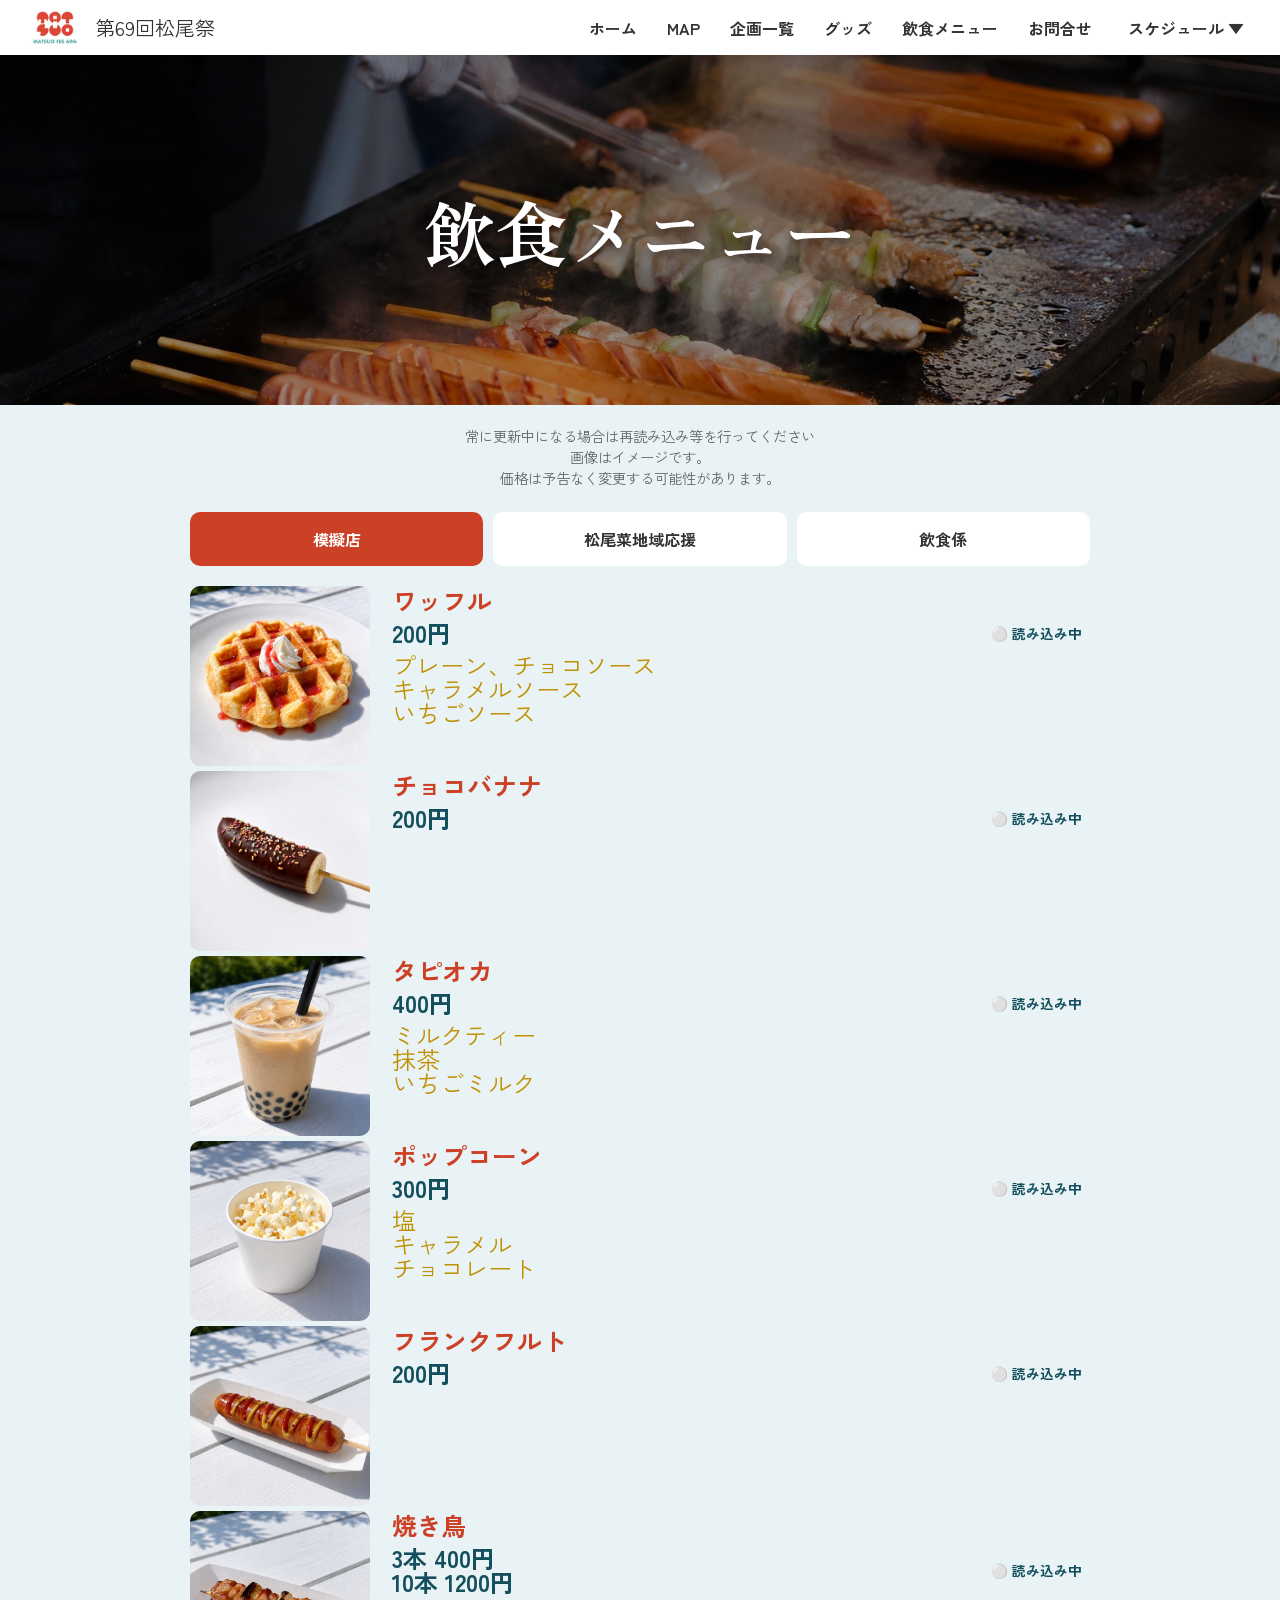
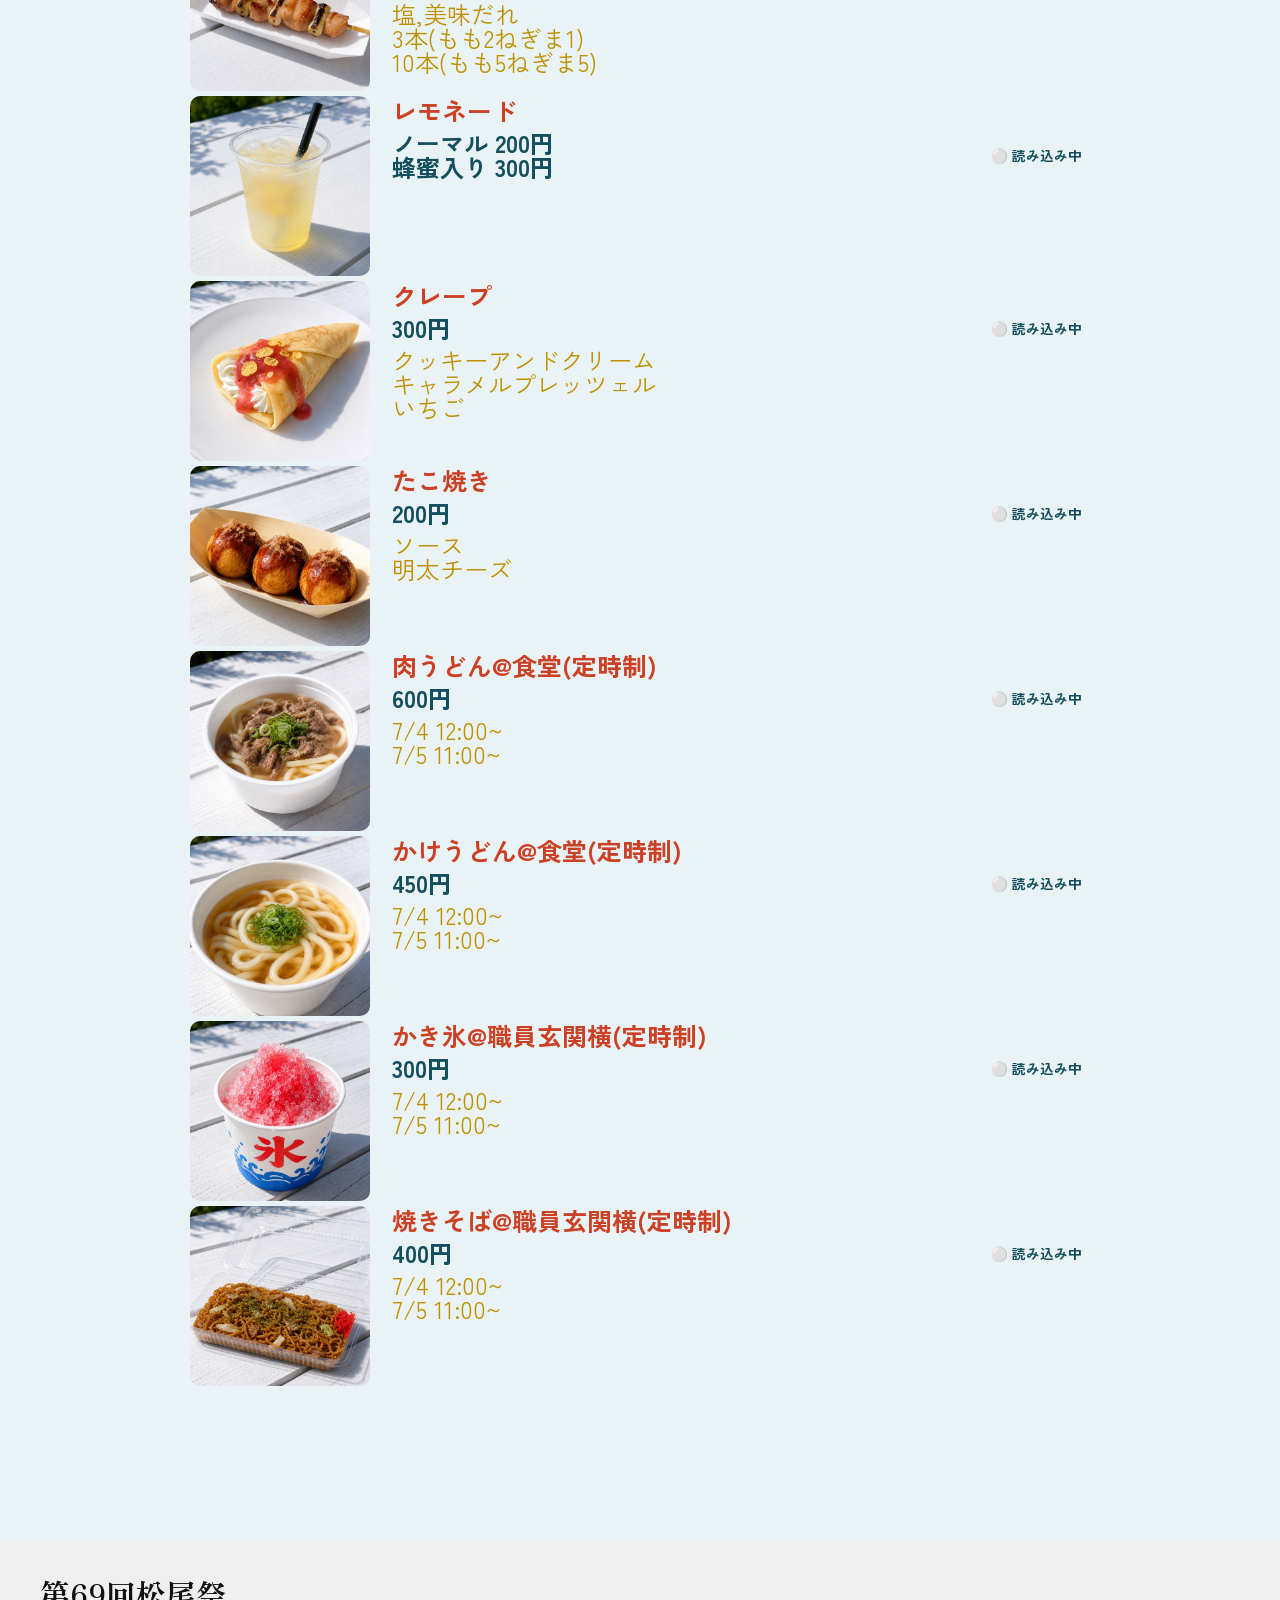
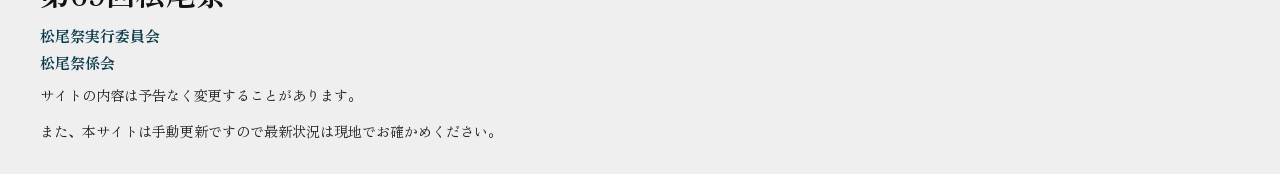
<file: index.html>
<!-- ========================= -->
<!-- index.html -->
<!-- ========================= -->

<!DOCTYPE html>
<html lang="ja">

<head>

  <meta charset="UTF-8">

  <!-- スマホ対応 -->
  <meta
    name="viewport"
    content="width=device-width, initial-scale=1.0"
  >

  <!-- Google Font -->
  <link
    rel="preconnect"
    href="https://fonts.googleapis.com"
  >

  <link
    rel="preconnect"
    href="https://fonts.gstatic.com"
    crossorigin
  >

  <link
    href="https://fonts.googleapis.com/css2?family=Zen+Kaku+Gothic+New:wght@400;700&display=swap"
    rel="stylesheet"
  >

  <link
    href="https://fonts.googleapis.com/css2?family=Zen+Old+Mincho:wght@400;700&display=swap"
    rel="stylesheet"
  >

  <!-- CSS -->
  <link
    rel="stylesheet"
    href="style.css"
  >

  <link
    rel="icon"
    href="images/IMG_0439.JPG"
  >

  <title>
    第69回松尾祭-飲食メニュー
  </title>

</head>

<body>

  <!-- ========================= -->
  <!-- ヘッダー -->
  <!-- ========================= -->

  <header class="site-header">

    <!-- 左側 -->
    <div class="header-left">

      <!-- ハンバーガー -->
      <button id="menu-button">

        ☰

      </button>

      <!-- ロゴ -->
      <img
        src="images/IMG_0387.JPG"
        alt="ロゴ"
        class="header-logo"
      >

      <!-- タイトル -->
      <div class="header-title">

        第69回松尾祭

      </div>

    </div>

    <!-- メニュー -->
    <nav
      class="header-nav"
      id="header-nav"
    >

      <!-- ホーム -->
      <a href="https://sites.google.com/view/matsuofes69/%E3%83%9B%E3%83%BC%E3%83%A0?authuser=2">

        ホーム

      </a>

      <!-- MAP -->
      <a href="https://sites.google.com/view/matsuofes69/map?authuser=2">

        MAP

      </a>

      <!-- 企画一覧 -->
      <a href="https://shikipon11.github.io/matsuo-festival-project/">

        企画一覧

      </a>

      <!-- グッズ -->
      <a href="https://sites.google.com/view/matsuofes69/%E3%82%B0%E3%83%83%E3%82%BA?authuser=2">

        グッズ

      </a>

      <!-- 飲食メニュー -->
      <a href="index.html">

        飲食メニュー

      </a>

      <!-- お問合せ -->
      <a href="https://sites.google.com/view/matsuofes69/%E3%81%8A%E5%95%8F%E5%90%88%E3%81%9B?authuser=2">

        お問合せ

      </a>

      <!-- スケジュール -->
      <div class="dropdown">

        <!-- ボタン -->
        <button
          id="schedule-toggle"
          class="dropdown-button"
        >

          スケジュール ▼

        </button>

        <!-- 開閉メニュー -->
        <div id="schedule-dropdown">

          <a href="https://sites.google.com/view/matsuofes69/%E3%82%B9%E3%82%B1%E3%82%B8%E3%83%A5%E3%83%BC%E3%83%AB/%E7%94%9F%E5%BE%92%E3%81%AE%E6%96%B9%E3%81%AF%E3%81%93%E3%81%A1%E3%82%89?authuser=2">

            生徒の方はこちら

          </a>

          <a href="https://sites.google.com/view/matsuofes69/%E3%82%B9%E3%82%B1%E3%82%B8%E3%83%A5%E3%83%BC%E3%83%AB/%E4%B8%80%E8%88%AC%E3%81%AE%E6%96%B9%E3%81%AF%E3%81%93%E3%81%A1%E3%82%89?authuser=2">

            一般の方はこちら

          </a>

        </div>

      </div>

    </nav>

  </header>

  <!-- ========================= -->
  <!-- ヒーロー -->
  <!-- ========================= -->

  <section class="hero">

    <!-- オーバーレイ -->
    <div class="hero-overlay">

      <!-- タイトル -->
      <h1
        class="hero-title"
        id="hero-title"
      >

        飲食メニュー

      </h1>

    </div>

  </section>

  <p id="caution-statement">
    常に更新中になる場合は再読み込み等を行ってください<br>画像はイメージです。<br>価格は予告なく変更する可能性があります。
  </p>

  <div id="last-update"></div>

  <!-- ========================= -->
  <!-- ページ全体 -->
  <!-- ========================= -->

  <div class="container">

    <!-- ========================= -->
    <!-- 切り替えボタン -->
    <!-- ========================= -->

    <div class="top-buttons">

      <!-- 模擬店 -->
      <button
        class="tab-button active"
        data-tab="number"
      >

        模擬店

      </button>

      <!-- 松尾祭地域応援 -->
      <button
        class="tab-button"
        data-tab="category"
      >

        松尾菜地域応援

      </button>

      <!-- 飲食係 -->
      <button
        class="tab-button"
        data-tab="place"
      >

        飲食係

      </button>

    </div>

    <!-- 地域応援サブタブ -->
    <div
      id="food-subtabs"
      class="subtabs hidden"
    >

      <button
        class="subtab-button active"
        data-category="農産物"
      >

        農産物

      </button>

      <button
        class="subtab-button"
        data-category="加工品"
      >

        加工品

      </button>

      <button
        class="subtab-button"
        data-category="軽食"
      >

        軽食

      </button>

    </div>

    <!-- 飲食係サブタブ -->
    <div
      id="support-subtabs"
      class="subtabs hidden"
    >

      <button
        class="subtab-button active"
        data-category="玉喜屋"
      >

        玉喜屋

      </button>

      <button
        class="subtab-button"
        data-category="ダーチャ"
      >

        ダーチャ

      </button>

      <button
        class="subtab-button"
        data-category="協和食品"
      >

        協和食品

      </button>

    </div>

    <!-- ========================= -->
    <!-- 表示エリア -->
    <!-- ========================= -->

    <div id="content-area"></div>

  </div>

  <!-- JavaScript -->
  <script src="script.js"></script>

  <!-- ========================= -->
  <!-- フッター -->
  <!-- ========================= -->

  <footer class="site-footer">

    <!-- タイトル -->
    <h2 class="footer-title">

      第69回松尾祭

    </h2>

    <p class="footer-text">

      松尾祭実行委員会

    </p>

    <p class="footer-text">

      松尾祭係会

    </p>

    <!-- 注意 -->
    <p class="footer-note">

      サイトの内容は予告なく変更することがあります。

    </p>

    <p class="footer-note">

      また、本サイトは手動更新ですので最新状況は現地でお確かめください。

    </p>

  </footer>

</body>

</html>
</file>
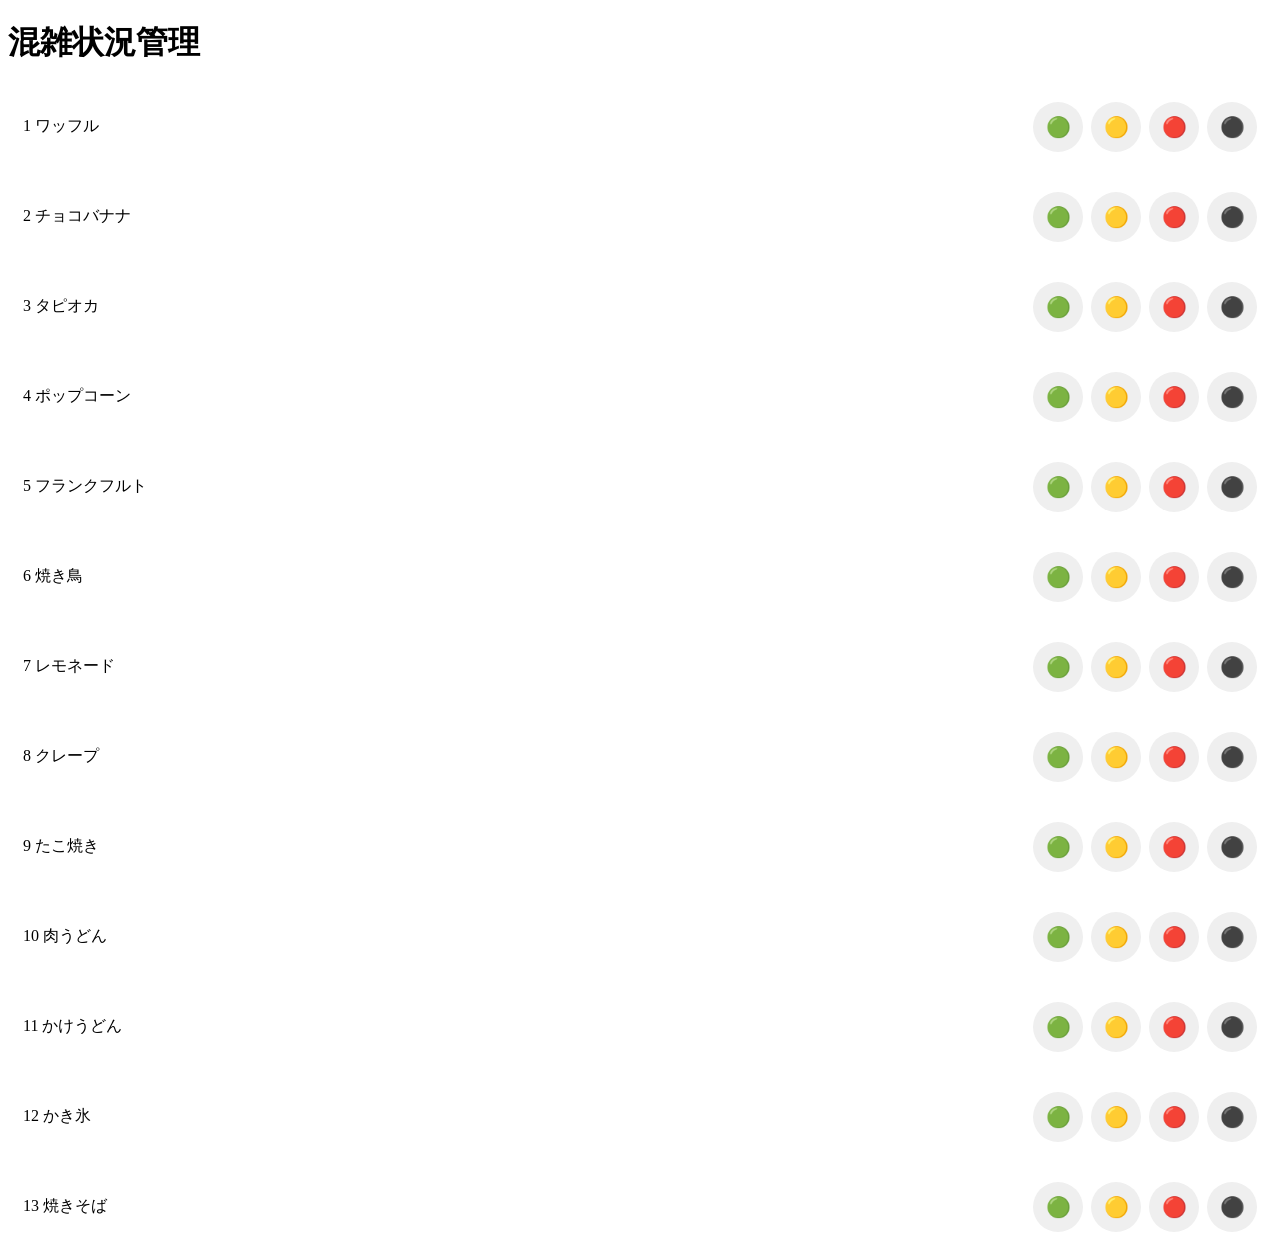
<file: admin.html>
<!DOCTYPE html>

<html lang="ja">
<head>
<meta charset="UTF-8">
<meta name="viewport" content="width=device-width,initial-scale=1">
<link rel="stylesheet" href="admin.css">
<title>模擬店混雑管理</title>
</head>

<body>

<div class="container">

<h1>混雑状況管理</h1>

<div id="products-list"></div>

</div>

<script src="admin.js"></script>

</body>
</html>
</file>
<file: style.css>
/* ========================= */
/* style.css */
/* ========================= */
/* 全体設定 */
body {

  margin: 0;

  background-color: #e9f3f5;

  color: #333333;

  font-family:
    "Zen Kaku Gothic New",
    sans-serif;
}

/* ========================= */
/* ヘッダー */
/* ========================= */

.site-header {

  height: 55px;

  background-color: white;

  display: flex;

  justify-content: space-between;

  align-items: center;

  padding: 0 30px;

  box-sizing: border-box;

  position: sticky;

  top: 0;

  z-index: 100;

  box-shadow:
    0 2px 10px rgba(0, 0, 0, 0.1);
}

/* 左側 */
.header-left {

  display: flex;

  align-items: center;

  gap: 15px;
}

/* ロゴ */
.header-logo {

  width: 50px;

  height: 50px;

  object-fit: contain;
}

.header-title {

  font-size: 20px;
}

/* メニュー */
.header-nav {

  display: flex;

  align-items: center;

  gap: 30px;
}

/* メニューリンク */
.header-nav a {

  text-decoration: none;

  color: #333333;

  font-weight: bold;

  transition: 0.2s;
}

/* ホバー */
.header-nav a:hover {

  color: #d75c37;
}

/* ========================= */
/* ハンバーガー */
/* ========================= */

/* ボタン */
#menu-button {

  display: none;

  background: none;

  border: none;

  font-size: 32px;

  color: #333333;

  cursor: pointer;

  appearance: none;

  -webkit-appearance: none;
}

/* ========================= */
/* スケジュール */
/* ========================= */

.dropdown {

  position: relative;
}

/* ボタン */
.dropdown-button {

  background: none;

  border: none;

  font-size: 16px;

  font-weight: bold;

  color: #333333;

  cursor: pointer;

  font-family:
    "Zen Kaku Gothic New",
    sans-serif;
}

/* ドロップダウン */
#schedule-dropdown {

  display: none;

  position: absolute;

  top: 40px;

  left: 0;

  background-color: white;

  border-radius: 10px;

  overflow: hidden;

  min-width: 220px;

  box-shadow:
    0 4px 10px rgba(0, 0, 0, 0.15);

  z-index: 999;
}

/* 開いた状態 */
#schedule-dropdown.open {

  display: block;
}

/* 中のリンク */
#schedule-dropdown a {

  display: block;

  padding: 12px 16px;

  text-decoration: none;

  color: #333333;
}

/* ホバー */
#schedule-dropdown a:hover {

  background-color: #f3f3f3;

  color: #d75c37;
}

/* ========================= */
/* ヒーロー */
/* ========================= */

.hero {

  width: 100%;

  height: 350px;

  background-image: url("images/IMG_0495.JPG");

  background-size: cover;

  background-position: center;

  background-repeat: no-repeat;

  position: relative;

  overflow: hidden;
}

/* オーバーレイ */
.hero-overlay {

  width: 100%;

  height: 100%;

  background-color:
    rgba(0, 0, 0, 0.35);

  display: flex;

  justify-content: center;

  align-items: center;
}

.hero-title {

  color: white;

  font-size: 72px;

  margin: 0;

  text-shadow:
    0 4px 10px rgba(0, 0, 0, 0.5);

  font-family:
    "Zen Old Mincho",
    serif;
}
#caution-statement {
  text-align: center;
  margin-top: 20px ;
  font-size: 0.9rem;
  color: #666;
}
/* ========================= */
/* コンテナ */
/* ========================= */
.container {

  max-width: 900px;

  margin: auto;

  padding: 10px;

  padding-bottom: 80px;

  color: #134f5c;

}

h1 {

  text-align: center;

  margin-bottom: 30px;
}
#last-update {
  text-align: right;
  margin: 12px 16px;
  font-size: 0.9rem;
  color: #666;
}
/* ========================= */
/* 上部ボタン */
/* ========================= */

.top-buttons {

  display: flex;

  gap: 10px;

  margin-bottom: 20px;
}

/* ボタン */
.tab-button {

  flex: 1;

  padding: 15px;

  border: none;

  border-radius: 10px;

  background-color: white;

  font-size: 16px;

  cursor: pointer;

  transition: 0.2s;

  color: #333333;

  font-weight: bold;

  font-family:
    "Zen Kaku Gothic New",
    sans-serif;

  appearance: none;

  -webkit-appearance: none;
}

/* ホバー */
.tab-button:hover {

  background-color: #f0d2c8;
}

/* 選択中 */
.tab-button.active {

  background-color: #cc4125;

  color: white;
}

.product-container {
  display: flex;
  gap: 20px;
  align-items: flex-start;
}

.product-info {
  display: flex;
  flex-direction: column;
  flex: 1;
  gap:4px;
}

.product-name {
  color:#cc4125;
  font-size: 25px;
  font-weight: bold;
   margin: 2px;
}

.product-price {
  font-weight: bold;
  font-size: 24px;
  margin:2px
}
.product-description {
  font-size: 24px;
  color: #BF9000;
  margin:2px;
}
.product-name,
.product-price,
.product-description {
  padding: 0;
  line-height: 1;
}
.product-image img {
  width: 180px;
  height: 180px;
  object-fit: cover;
  border-radius: 10px;
}
.subtabs {
  display:flex;
  gap:8px;
  margin:15px 0;
  flex-wrap:wrap;
  justify-content:center;
  color:black;
}

.hidden {
  display:none;
}
.subtab-button {
  padding:16px 32px;
  font-size:1.1rem;
  font-weight:600;

  min-width:140px;
  min-height:56px;

  border:none;
  border-radius:16px;

  background:#fff;
  box-shadow:0 4px 10px rgba(0,0,0,.12);

  cursor:pointer;
  color:black;
  transition:
    transform .15s,
    box-shadow .15s;
}

/* ホバー */
.subtab-button:hover {
  transform:translateY(-2px);
}

/* 押してる瞬間 */
.subtab-button:active {
  transform:translateY(2px);
  box-shadow:0 1px 3px rgba(0,0,0,.15);
}
.subtab-button.active {
  transform:translateY(2px);
  box-shadow:0 1px 3px rgba(0,0,0,.15);

  background:#cc4125;
  color:white;
}
.food-status-box {
  margin: 16px;
  padding: 12px;
  border-radius: 12px;
  text-align: center;
  font-size: 18px;
  font-weight: bold;
  gap:4px;
}
/* ========================= */
/* ========================= */
.project-congestion {
  padding:4px 8px;
  border-radius:999px;
  font-size:0.85rem;
  font-weight:bold;
}

.status-empty {
  color:#166534;
  background:#dcfce7;
}

.status-normal {
  color:#854d0e;
  background:#fef9c3;
}

.status-busy {
  color:#991b1b;
  background:#fee2e2;
}

.status-limit {
  color:#111827;
  background:#e5e7eb;
}

/* ホバー */
.product-top-row {
  display:flex;
  justify-content:space-between;
  align-items:center;
  gap:8px;
}

/* ========================= */
/* フッター */
/* ========================= */
.site-footer {

  background-color: #efefef;

  padding: 30px 40px;

  margin-top: 70px;


  font-family:
    "Zen Old Mincho",
    serif;
}

.footer-title {

  margin: 0 0 10px;

  font-size: 30px;

  font-weight: bold;

  color: #111111;
}

/* 実行委員会など */
.footer-text {

  margin: 6px 0;

  font-size: 15px;

  font-weight: bold;

  color: #0b3b4a;
}

/* 注意文 */
.footer-note {

  margin: 10px 0 0;

  font-size: 14px;

  color: #222222;

  line-height: 1.8;
}


/* ========================= */
/* スマホ対応 */
/* ========================= */

@media screen and (max-width: 768px) {

  /* ヘッダー */
  .site-header {

    padding: 15px 20px;
  }

  /* ハンバーガー */
  #menu-button {

    display: block;

    position: relative;

    z-index: 1000;

    margin-right: 5px;
  }

  /* ナビ */
  .header-nav {

    position: fixed;

    align-items: flex-start;
    
    top: 0;

    left: -260px;

    width: 240px;

    height: 100vh;

    background-color: white;

    display: flex;

    flex-direction: column;

    gap: 20px;

    padding: 100px 20px 20px;

    box-sizing: border-box;

    box-shadow:
      2px 0 10px rgba(0, 0, 0, 0.15);

    transition: 0.3s;

    z-index: 999;
  }

  .header-nav a,.dropdown-button {
    width: 100%;
    text-align: left;
  }

  
  .dropdown-button {
    display: block;
    width: 100%;
    text-align: left;
    padding: 0;
  }
  
    .header-nav.open {

    left: 0;
  }

    .header-title {

    display: none;
  }

  /* ヒーロー */
  .hero {

    height: 220px;
  }

    .hero-title {

    font-size: 42px;
  }

  .site-footer {

    padding: 25px 20px;
  }

  .footer-title {

    font-size: 18px;
  }

  .footer-text,
  .footer-note {

    font-size: 13px;

  }
  
  .product-info {
    gap: 1px;
  }
.product-image img{
    width:120px;
    height:120px;
  }
    .subtabs {
    display:flex;
    flex-wrap:nowrap;
    gap:6px;
  }
   .hidden {
  display:none;
  }
  
  .subtab-button {
    flex:1;
    min-width:0;

    padding:12px 4px;
    font-size:0.9rem;

    min-height:48px;
  }
  .product-name {
  font-size: 22px;
}

.product-price {
    font-size:18px;
  }
.product-description {
  font-size: 18px;
}
}
/* ========================= */
/* 隠し演出 */
/* ========================= */

.hero-title.secret-active {

  animation:
    glow 1s ease,
    shake 0.5s ease;
}

/* 光る */
@keyframes glow {

  0% {

    text-shadow:
      0 0 0px white;
  }

  50% {

    text-shadow:
      0 0 25px white,
      0 0 50px #ffd700;
  }

  100% {

    text-shadow:
      0 0 0px white;
  }
}

/* 少し揺れる */
@keyframes shake {

  0% {

    transform: translateX(0);
  }

  25% {

    transform: translateX(-5px);
  }

  50% {

    transform: translateX(5px);
  }

  75% {

    transform: translateX(-5px);
  }

  100% {

    transform: translateX(0);
  }
}

/* 紙吹雪 */
.confetti {

  position: fixed;

  width: 10px;

  height: 10px;

  top: -10px;

  border-radius: 2px;

  pointer-events: none;

  animation:
    fall 3s linear forwards;

  z-index: 9999;
}

@keyframes fall {

  0% {

    transform:
      translate(0, 0)
      rotate(0deg);

    opacity: 1;
  }

  100% {

    transform:
      translate(
        calc(
          (var(--drift) - 0.5) * 400px
        ),
        110vh
      )
      rotate(720deg);

    opacity: 0;
  }
}
</file>
<file: admin.css>
.admin-card{

  background:white;
  border-radius:12px;

  padding:15px;
  margin-bottom:10px;

  display:flex;

  justify-content:
  space-between;

  align-items:center;
}

.buttons{

  display:flex;
  gap:8px;
}

.buttons button{

  width:50px;
  height:50px;

  border:none;

  border-radius:50%;

  font-size:20px;

  cursor:pointer;
}
.selected{

  transform: scale(1.15);

  border: 3px solid #000;

  box-shadow:
    0 0 12px rgba(0,0,0,0.3);

}

.loading{

  pointer-events: none;

  opacity: 0.8;

}

.loading::after{

  content:"更新中...";

  position: fixed;

  top:50%;

  left:50%;

  transform:translate(-50%,-50%);

  background:white;

  padding:15px 25px;

  border-radius:12px;

  font-weight:bold;

  z-index:9999;

}

.buttons button.selected{

  transform: scale(1.15);

  box-shadow:
    0 0 10px rgba(0,0,0,0.3);

  border: 3px solid #333;

}
</file>
